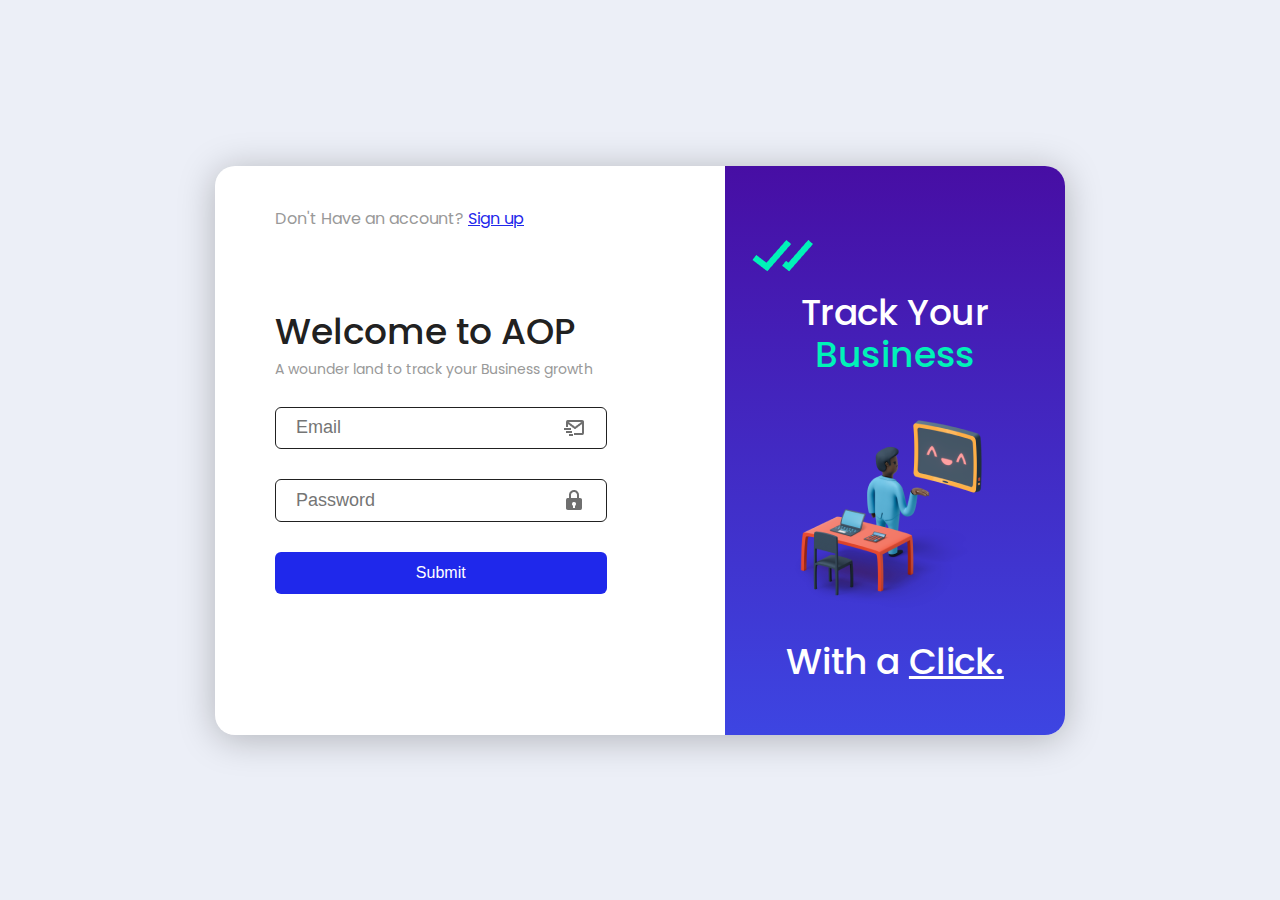
<file: index.html>
<!DOCTYPE html>
<html lang="en">
<head>
    <meta charset="UTF-8">
    <meta http-equiv="X-UA-Compatible" content="IE=edge">
    <meta name="viewport" content="width=device-width, initial-scale=1.0">
    <link rel="stylesheet" href="./style/style.css">
    <title>APO Business sign-in</title>
</head>
<body>
    <div class="container">
        
        <div class="container-inner">
            
            <p class="account">Don't Have an account? <a href="signup.html" class="link" onclick="">Sign up</a></p>
            <h1>Welcome to AOP</h1>
            <p>A wounder land to track your Business growth</p>

            <form action="">
                <p class="loginerror"></p>
                <div class="input-text-email input" id="input">
                    <input type="email" placeholder="Email" class="loging-email">
                    <img src="./images/icons/bx-mail-send.png" alt="">
                </div>
                <p id="" class="error-message hidden error"></p>
                <div class="input-text-password input">
                    <input type="password" placeholder="Password" class="login-password">
                    <img src="./images/icons/bxs-lock.png" alt="">
                    <p class="password-error-message hidden error"></p>
                </div>
                <p id="" class="error-message hidden error"></p> <!-- why do we have to error place holder here -->
                <button onclick="loginButton(event)">Submit</button>
            </form>
        </div>

        <div class="right-side">
            <img class="double-check" src="./images/icons/bx-check-double.png" alt="">
            <h2>Track Your <span>Business</span></h2>
            <img src="./images/Business-help.png" alt="">
            <h2>With a <a href="">Click.</a> </h2>
        </div>

    </div>
</body>
</html>
</file>
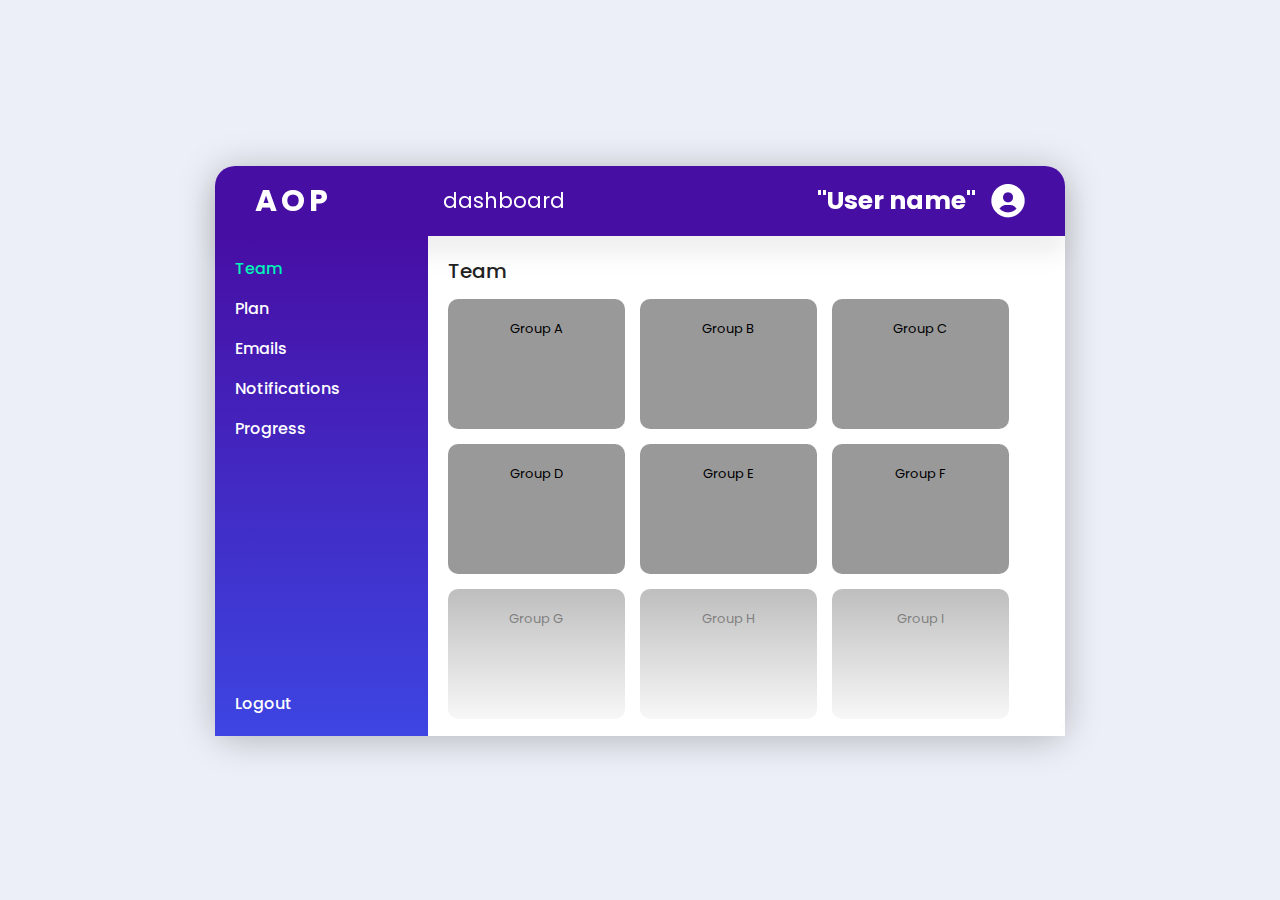
<file: dashboard.html>
<!DOCTYPE html>
<html lang="en">
<head>
    <meta charset="UTF-8">
    <meta http-equiv="X-UA-Compatible" content="IE=edge">
    <meta name="viewport" content="width=device-width, initial-scale=1.0">
    <link rel="stylesheet" href="./style/style.css">
    <title>APO Business sign-in</title>
</head>
<body>
    <div class="container dashboard">
        <nav>
            <div class="left-sidenav">
                <h1>AOP</h1>
                <p>dashboard</p>
            </div>
            <div class="user">
                <h2>"User name"</h2>
                <img src="./images/icons/user-account.png" alt="">
            </div>
        </nav>
        <div class="side-nav-content">
            <div class="side-nav">
                <ul>
                    <li class="item "><a class="active" href="" class="link">Team</a></li>
                    <li class="item"><a href="" class="link">Plan</a></li>
                    <li class="item"><a href="" class="link">Emails</a></li>
                    <li class="item"><a href="" class="link">Notifications</a></li>
                    <li class="item"><a href="" class="link">Progress</a></li>
                    <li class="item logout"><a href="" class="link">Logout</a></li>
                </ul>
            </div>
            <div class="content">
                <h2>Team</h2>
                <div class="flex-wrapper">
                    <div><p>Group A</p></div>
                    <div><p>Group B</p></div>
                    <div><p>Group C</p></div>
                    <div><p>Group D</p></div>
                    <div><p>Group E</p></div>
                    <div><p>Group F</p></div>
                    <div><p>Group G</p></div>
                    <div><p>Group H</p></div>
                    <div><p>Group I</p></div>
                    <div><p>Group J</p></div>
                    <div><p>Group K</p></div>
                    <div><p>Group L</p></div>
                    <div><p>Group M</p></div>
                    <div><p>Group N</p></div>
                </div>
            </div>
        </div>
    </div>

    <script src="script.js"></script>
</body>
</html>
</file>
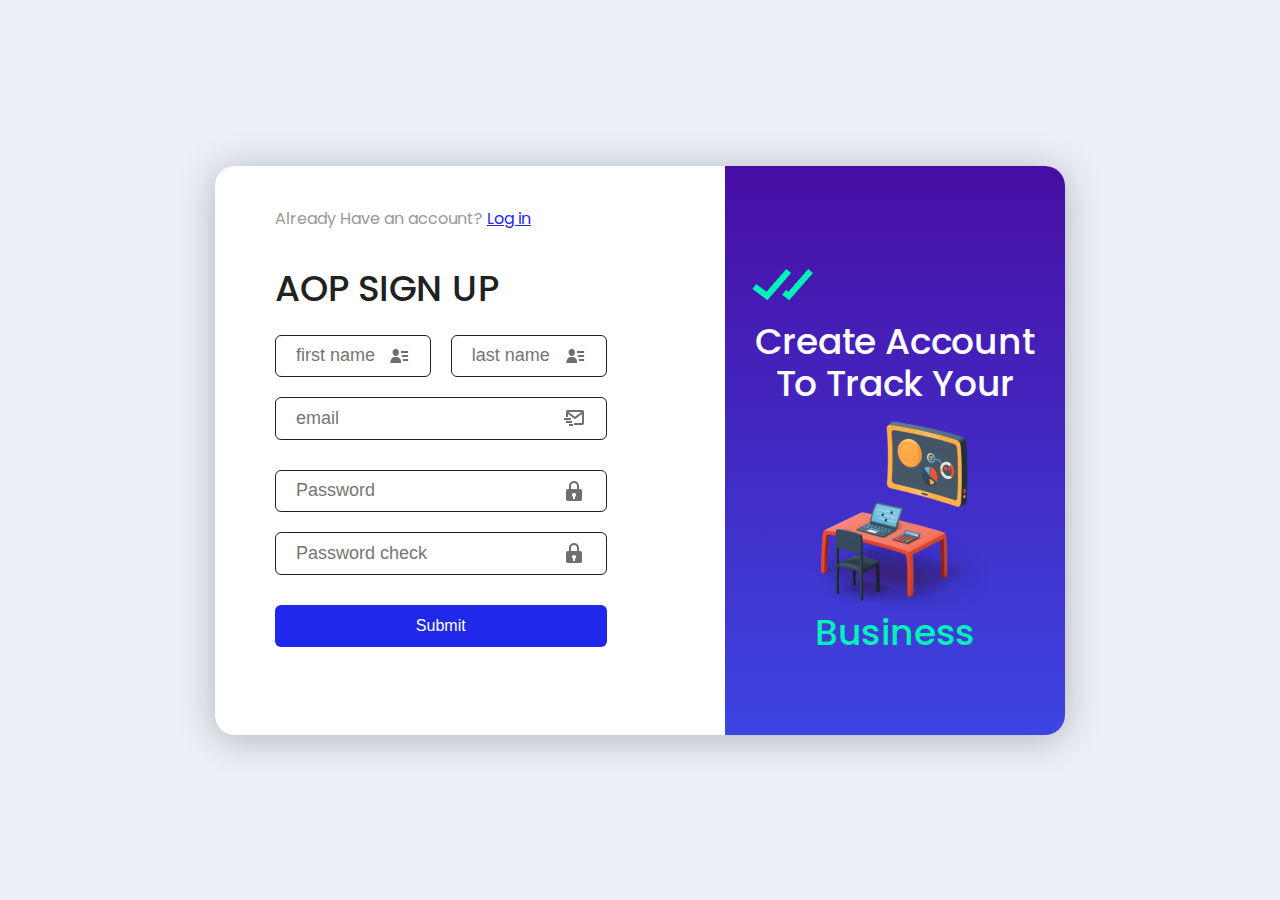
<file: signup.html>
<!DOCTYPE html>
<html lang="en">
<head>
    <meta charset="UTF-8">
    <meta http-equiv="X-UA-Compatible" content="IE=edge">
    <meta name="viewport" content="width=device-width, initial-scale=1.0">
    <link rel="stylesheet" href="./style/style.css">
    <title>APO Business</title>
</head>
<body>
    
    <!-- *{
<style>
    box-sizing: border-box;
}
body{
    width: 90%;
    min-height: 90vh;
    display: flex;
    justify-content: center;
    align-items: center;
    background-color:hsl(243, 57%, 50%) ;
}
h1{
    margin-bottom: 0;
}
.container{
    width: 90%;
    height: 100%;
    max-width: 600px;
    max-width: 900px;
    margin: 0 auto;
    display: flex;
    justify-content: center;
    align-items: center;
    flex-direction: column;
    background-color:hsl(243, 50%, 55%) ;
    border-radius: 15px;
}
button{
    border: 0;
    padding: .5em 1.5em;
    color: hsl(243, 57%, 50%);
    font-weight: 700;
    background-color: hsl(64, 100%, 55%);
    border-radius: 5px;
    transition: transform 200ms;
    cursor: pointer;
}
button:hover,
button:focus{
    background-color: hsl(243, 57%, 50%);
    border: 1px solid hsl(64, 100%, 55%);
    color: hsl(64, 100%, 55%);
    transform: scale(1.1);

    </style>
} -->
    <!-- ready to use :D💖 -->
<div class="container signup">
    <div class="container-inner">

        <p class="account">Already Have an account? <a href="./index.html" class="link" onclick="">Log in</a></p>
        <h1>AOP SIGN UP</h1>

        <form action="">
            <p class="submit-error-on-top"></p>
            <div class="two-columns">
                <div class="input-text-first-name input">
                    <input type="text" placeholder="first name">
                    <img src="./images/icons/bxs-user-detail.png" alt="">
                    <p class="password-error-message hidden error"></p>

                </div>
                <div class="input-text-last-name input">
                    <input type="text" placeholder="last name">
                    <img src="./images/icons/bxs-user-detail.png" alt="">
                    <p class="password-error-message hidden error"></p>
                </div>
            </div>
        
            <div class="input-text-email input">
                <input type="email" placeholder="email">
                <img src="./images/icons/bx-mail-send.png" alt="">
            </div>
            <p id="" class="error-message hidden error"></p>
            
            <div class="input-text-password input">
                <input type="password" placeholder="Password" onchange="passwordLength()">
                <img src="./images/icons/bxs-lock.png" alt="lock icon">
                <p class="password-error-message hidden error"></p>
            </div>
            <div class="input-text-password input password-check">
                <input type="password" placeholder="Password check" onchange="passwordMatching()">
                <img src="./images/icons/bxs-lock.png" alt="lock icon">
                <p class="password-error-message hidden error"></p>
            </div>
            <p id="" class="error-message hidden error"></p>
    
            <button class="signup-button" onclick="signupSubmitButton(event)">Submit</button>
        </form>
        </div>
        <div class="right-side">
            <img class="double-check" src="./images/icons/bx-check-double.png" alt="">
            <h2>Create Account To Track Your</h2>
            <img src="./images/Business-strategy.png" alt="">
            <h2><span>Business</span></h2>
        </div>
</div>

    <script src="script.js"></script>
</body>
</html>
</file>
<file: style/style.css>
@import url('https://fonts.googleapis.com/css2?family=Poppins:wght@200;300;400;500;600;700&display=swap');
* {
    padding: 0;
    margin: 0;
    box-sizing: border-box;
    transition: 0.3s ease;
}

:root {
    --main-background: #ECEFF7;
    --main-gradient: linear-gradient(180deg, #470EA4 0%, #3D45E2 100%);
    --text-blue: #476ED3;
    --button-input-blue: #1F28EB;
    --super-light-dark: #999999;
    --light-dark: #6F6F6F;
    --dark: #212121;
    --green: #00F2B8;
    --error-color: #ff3333;
}

html {
    font-size: 10px; /* 10px = 1rem and 16px = 1.6rem  */
    font-family: 'Poppins', sans-serif;
}

body {
    background-color: var(--main-background);
    min-height: 100vh;
    width: 100%;
    display: flex;
    justify-content: center;
    align-items: center;
}

.container {
    width: 850px;
    height: 569px;
    background-color: white;
    display: flex;
    justify-content: space-between;
    border-radius: 20px;
    box-shadow: 0px 4px 36px rgba(0, 0, 0, 0.25);
}

.container-inner {
    width: 60%;
    padding: 4rem 6rem;
}

.container-inner .account {
    font-size: 1.6rem;
    color: var(--super-light-dark);
    margin-bottom: 7.4rem;
}

.container-inner .account a {
    color: var(--button-input-blue);
}

.container-inner h1 {
    font-size: 3.6rem;
    color: var(--dark);
    line-height: 54px;
    font-weight: 500;
}

.container-inner > p {
    font-size: 1.4rem;
    color: var(--super-light-dark);
    margin-bottom: 2.7rem;
}

.container-inner form .input {
    border: 1px solid var(--dark);
    width: 85%;
    height: 42.54px;
    border-radius: 6px;
    position: relative;
    margin-bottom: 2rem;
}

.container-inner form input {
    width: 100%;
    height: 100%;
    border: none;
    outline: none;
    background-color: transparent;
    padding: 1rem 5rem 1rem 2rem;
    color: var(--light-dark);
    font-size: 1.8rem;
}

.container-inner form .input:hover {
    border-color: var(--button-input-blue);
}

.container-inner form .input img {
    position: absolute;
    top: 50%;
    transform: translateY(-50%);
    right: 20px;
}

.container-inner form .input .password-error-message {
    color: var(--error-color);
}

.container-inner form button {
    font-size: 1.6rem;
    width: 85%;
    height: 42px;
    color: white;
    background-color: var(--button-input-blue);
    border: none;
    outline: none;
    cursor: pointer;
    border-radius: 6px;
}

.container-inner form button:hover {
    background-color: var(--text-blue);
}

/* right side of the page */ 

.right-side {
    width: 40%;
    border-radius: 0 20px 20px 0;
    background: var(--main-gradient);
    padding: 2rem;
    display: flex;
    flex-direction: column;
    align-items: center;
    justify-content: center;
}

.right-side .double-check {
    align-self: start;
}

.right-side h2 {
    font-size: 3.6rem;
    font-weight: 500;
    color: white;
    text-align: center;
    line-height: 117.5%;
    letter-spacing: -0.005em;
}

.right-side h2 span {
    color: var(--green);
}

.right-side a {
    color: white;
}


/* sign-up page */

.container.signup .account {
    margin-bottom: 3.1rem;
}

.container.signup h1 {
    margin-bottom: 1.9rem;
}

.container.signup .two-columns {
    width: 85%;
    display: flex;
    justify-content: space-between;
}

.container.signup .two-columns .input {
    width: 47%;
}

/* .container.signup .two-columns .input:nth-child(2) {
    margin-right: auto;
} */

.error {
    font-size: 1.3rem;
    padding: 0.5rem;
    color: var(--error-color);
}

/* logout */

.container.dashboard {
    display: initial;
}

.container.dashboard nav {
    border-radius: 20px 20px 0 0;
    height: 7rem;
    padding: 0 4rem;
    background-color: #470EA4;
    color: white;
    display: flex;
    justify-content: space-between;
    filter: drop-shadow(0px 18px 11px rgba(31, 31, 31, 0.07));
}

.container.dashboard .left-sidenav, .user {
    display: flex;
    align-items: center;
}

.container.dashboard .left-sidenav h1 {
    font-weight: 700;
    font-size: 30px;
    line-height: 45px;
    letter-spacing: 0.14em;
    margin-right: 11rem;
    user-select: none;
    cursor: pointer;
}

.container.dashboard .left-sidenav p {
    font-size: 21px;
    line-height: 32px;
}

.container.dashboard .user h2{
    font-size: 2.5rem;
    margin-right: 1.5rem;
}

.container .side-nav-content {
    display: flex;
    width: 100%;
    max-height: 500px;
    position: relative;
}

.container .side-nav-content::after {
    content: '';
    position: absolute;
    height: 30%;
    width: 75%;
    bottom: 0;
    right: 0;
    /* background-color: red; */
    background: linear-gradient(360deg, #FFFFFF 0%, rgba(255, 255, 255, 0.35) 100%);
    z-index: 10;
}

.container.dashboard .side-nav {
    display: flex;
    flex-direction: column;
    height: 500px;
    width: 25%;
    padding: 2rem;
    background: var(--main-gradient);
}

ul {
    list-style-type: none;
}

.container.dashboard .side-nav .item {
    margin-bottom: 1.5rem;
}

.container.dashboard .side-nav .logout {
    margin-top: 25rem;
}

.container.dashboard .side-nav a {
    text-decoration: none;
    font-size: 1.6rem;
    font-weight: 500;
    color: white;
    display: block;
}

.container.dashboard .side-nav a:hover {
    color: var(--green);
}

.container.dashboard .side-nav a.active {
    color: var(--green);
}

.container.dashboard .content {
    width: 75%;
    padding: 2rem;
    overflow-y: scroll;
}

.container.dashboard .content h2 {
    font-size: 20px;
    font-weight: 500;
    color: var(--dark);
    margin-bottom: 1.3rem;
}

.container.dashboard .content .flex-wrapper {
    display: flex;
    flex-wrap: wrap;
    gap: 1.5rem;
}

.container.dashboard .content .flex-wrapper div {
    width: 177px;
    height: 130px;
    border-radius: 10px;
    padding: 2rem;
    text-align: center;
    font-size: 1.3rem;
    background-color: var(--super-light-dark);
}
</file>
